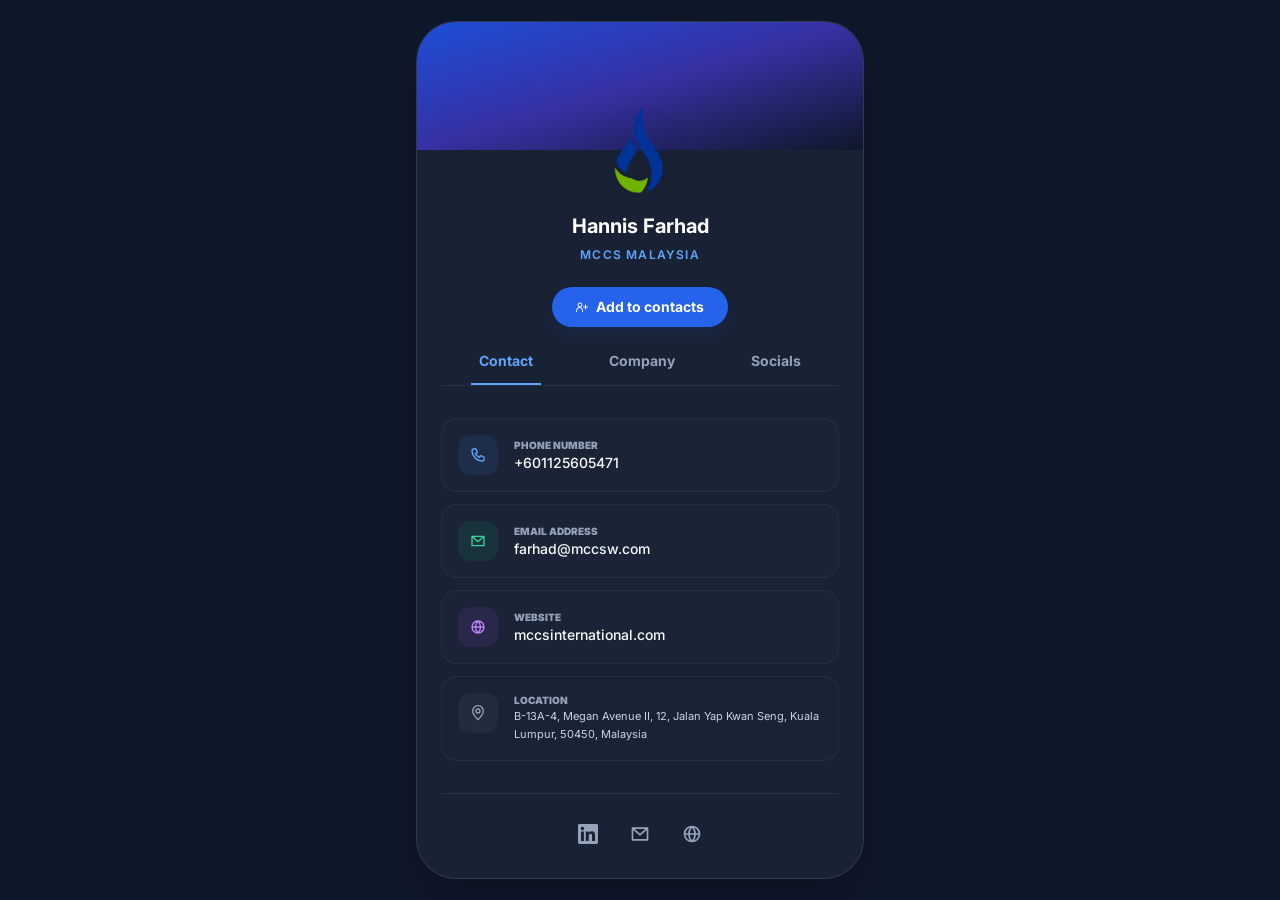
<file: index.html>
<!DOCTYPE html>
<html lang="en">
<head>
    <meta charset="UTF-8">
    <meta name="viewport" content="width=device-width, initial-scale=1.0">
    <title>Hannis Farhad — Virtual Card</title>
    <meta name="description" content="Business card for Farhad (MCCS Malaysia)" />
    
    <link rel="canonical" href="https://card.hfsocial.com/">
    <meta property="og:type" content="profile">
    <meta property="og:title" content="Hannis Farhad — Virtual Card">
    <meta property="og:description" content="Connect with Hannis Farhad, Jr. Mechanical Engineer at MCCS Malaysia.">
    <meta property="og:url" content="https://card.hfsocial.com/">
    <meta property="og:image" content="https://card.hfsocial.com/logo.png">
    <meta name="twitter:card" content="summary">
    <link rel="preconnect" href="https://fonts.googleapis.com">
    <link rel="preconnect" href="https://fonts.gstatic.com" crossorigin>
    <!-- Favicon (Using your logo) -->
    <link rel="icon" type="image/png" href="logo.png">

    <!-- Scripts & Fonts -->
    <link rel="stylesheet" href="styles.css">
    <link href="https://fonts.googleapis.com/css2?family=Inter:wght@300;400;500;600;700&display=swap" rel="stylesheet">

    <style>
        body {
            font-family: 'Inter', sans-serif;
            background-color: #0f172a;
            color: #f8fafc;
            overflow-x: hidden;
            margin: 0;
        }

        /* Glassmorphism */
        .glass-card {
            background: rgba(30, 41, 59, 0.7);
            backdrop-filter: blur(16px);
            -webkit-backdrop-filter: blur(16px);
            border: 1px solid rgba(255, 255, 255, 0.1);
        }

        /* --- Layered Breathing Transitions for Tabs --- */
        .tab-content {
            display: block;
            opacity: 1;
            transition: opacity 0.5s ease, transform 0.6s cubic-bezier(0.34, 1.56, 0.64, 1);
            transform: none;
        }

        .tab-content.active {
            display: block;
            opacity: 1;
            transform: scale(1) translateX(0);
        }

        .tab-content.active > div > * {
            animation: layerIn 0.6s cubic-bezier(0.34, 1.56, 0.64, 1) forwards;
            opacity: 0;
        }

        .tab-content.active > div > *:nth-child(1) { animation-delay: 0.05s; }
        .tab-content.active > div > *:nth-child(2) { animation-delay: 0.1s; }
        .tab-content.active > div > *:nth-child(3) { animation-delay: 0.15s; }
        .tab-content.active > div > *:nth-child(4) { animation-delay: 0.2s; }

        @keyframes layerIn {
            from { opacity: 0; transform: translateY(15px) scale(0.98); }
            to { opacity: 1; transform: translateY(0) scale(1); }
        }

        .tab-content[hidden] { display: none; }
        .tab-content:not(.active) { margin-top: 1.5rem; }
        :focus-visible { outline: 3px solid #60a5fa; outline-offset: 4px; }
        @media (prefers-reduced-motion: reduce) {
            *, *::before, *::after { animation: none !important; transition: none !important; }
            .tab-content.active > div > * { opacity: 1; }
        }

        /* Sandbox Button */
        .fun-btn.glass {
            position: relative;
            color: #e6eef9;
            background: linear-gradient(180deg, rgba(21,35,66,0.55), rgba(21,35,66,0.35));
            border: 1px solid rgba(125,182,255,0.22);
            box-shadow: 0 10px 28px rgba(10,17,34,.45), inset 0 1px 0 rgba(255,255,255,.06);
            backdrop-filter: blur(12px) saturate(130%);
            transition: all 0.2s ease;
        }
        .fun-btn.glass:hover {
            filter: brightness(1.1); transform: translateY(-2px);
        }
    </style>
</head>
<body class="min-h-screen flex items-center justify-center p-4">

    <!-- Contact details are available immediately. -->
    <!-- Main Card Container -->
    <main class="max-w-md w-full glass-card rounded-[2.5rem] shadow-2xl overflow-hidden relative">
        
        <!-- Header Banner -->
        <div class="h-32 bg-gradient-to-br from-blue-700 via-indigo-800 to-slate-900 relative">
            <div class="absolute -bottom-12 left-1/2 -translate-x-1/2">
                <!-- Removed bg-white and added flex for centering -->
                <div class="w-24 h-24 rounded-2xl overflow-hidden flex items-center justify-center">
                    <!-- Removed bg-white and padding for a cleaner transparent look -->
                    <img src="logo.png" alt="MCCS Malaysia logo" width="96" height="96" class="w-full h-full object-contain drop-shadow-2xl">
                </div>
            </div>
        </div>

        <!-- Content Area -->
        <div class="pt-16 pb-8 px-6">
            <div class="text-center mb-6 px-4">
                <h1 class="text-xl font-bold text-white leading-tight">Hannis Farhad <br></h1>
                <p class="text-blue-400 text-xs font-semibold uppercase tracking-widest mt-2">MCCS Malaysia</p>
            </div>

            <div class="flex justify-center mb-6">
                <a href="Hannis-Farhad.vcf" id="saveVcf" download="Hannis-Farhad.vcf" class="inline-flex items-center gap-2 bg-blue-600 hover:bg-blue-500 text-white px-6 py-2.5 rounded-full text-sm font-bold transition-all shadow-lg shadow-blue-900/20 active:scale-95">
                    <svg class="inline-block text-xs" style="width:1em;height:1em;flex-shrink:0" viewBox="0 0 24 24" fill="none" stroke="currentColor" stroke-width="2" stroke-linecap="round" stroke-linejoin="round" aria-hidden="true"><path d="M8 12a4 4 0 1 0 0-8 4 4 0 0 0 0 8 M1 21v-2a6 6 0 0 1 12 0v2 M19 8v8 M15 12h8"/></svg> Add to contacts
                </a>
            </div>

            <!-- Tab Navigation -->
            <nav aria-label="Card sections" class="flex justify-around mb-8 border-b border-slate-700/50 relative">
                <button id="btn-contact" class="pb-3 px-2 text-sm font-bold transition-all text-blue-400 border-b-2 border-blue-400">Contact</button>
                <button id="btn-company" class="pb-3 px-2 text-sm font-bold transition-all text-slate-400 border-b-2 border-transparent hover:text-white">Company</button>
                <button id="btn-socials" class="pb-3 px-2 text-sm font-bold transition-all text-slate-400 border-b-2 border-transparent hover:text-white">Socials</button>
            </nav>

            <!-- Tab Contents -->
            <div class="relative min-h-[340px]">
                
                <!-- CONTACT -->
                <div id="contact" class="tab-content active">
                    <div class="space-y-3">
                        <a href="tel:+601125605471" class="flex items-center gap-4 p-4 bg-slate-800/40 rounded-2xl hover:bg-slate-800 transition-colors group border border-white/5">
                            <div class="w-10 h-10 rounded-xl bg-blue-500/10 flex items-center justify-center text-blue-400 group-hover:bg-blue-600 group-hover:text-white transition-all"><svg class="inline-block " style="width:1em;height:1em;flex-shrink:0" viewBox="0 0 24 24" fill="none" stroke="currentColor" stroke-width="2" stroke-linecap="round" stroke-linejoin="round" aria-hidden="true"><path d="M5 3h4l2 5-3 2a15 15 0 0 0 6 6l2-3 5 2v4a2 2 0 0 1-2 2C10 21 3 14 3 5a2 2 0 0 1 2-2Z"/></svg></div>
                            <div class="overflow-hidden">
                                <p class="text-[10px] text-slate-400 uppercase font-black">Phone Number</p>
                                <p class="text-sm font-medium">+601125605471</p>
                            </div>
                        </a>
                        <a href="mailto:farhad@mccsw.com" class="flex items-center gap-4 p-4 bg-slate-800/40 rounded-2xl hover:bg-slate-800 transition-colors group border border-white/5">
                            <div class="w-10 h-10 rounded-xl bg-emerald-500/10 flex items-center justify-center text-emerald-400 group-hover:bg-emerald-600 group-hover:text-white transition-all"><svg class="inline-block " style="width:1em;height:1em;flex-shrink:0" viewBox="0 0 24 24" fill="none" stroke="currentColor" stroke-width="2" stroke-linecap="round" stroke-linejoin="round" aria-hidden="true"><path d="M3 5h18v14H3Z M3 5l9 8 9-8"/></svg></div>
                            <div class="overflow-hidden">
                                <p class="text-[10px] text-slate-400 uppercase font-black">Email Address</p>
                                <p class="text-sm font-medium truncate">farhad@mccsw.com</p>
                            </div>
                        </a>
                        <a href="https://www.mccsinternational.com" target="_blank" rel="noopener" class="flex items-center gap-4 p-4 bg-slate-800/40 rounded-2xl hover:bg-slate-800 transition-colors group border border-white/5">
                            <div class="w-10 h-10 rounded-xl bg-purple-500/10 flex items-center justify-center text-purple-400 group-hover:bg-purple-600 group-hover:text-white transition-all"><svg class="inline-block " style="width:1em;height:1em;flex-shrink:0" viewBox="0 0 24 24" fill="none" stroke="currentColor" stroke-width="2" stroke-linecap="round" stroke-linejoin="round" aria-hidden="true"><path d="M21 12a9 9 0 1 1-18 0 9 9 0 0 1 18 0 M3 12h18 M12 3c-5 5-5 13 0 18 M12 3c5 5 5 13 0 18"/></svg></div>
                            <div class="overflow-hidden">
                                <p class="text-[10px] text-slate-400 uppercase font-black">Website</p>
                                <p class="text-sm font-medium truncate">mccsinternational.com</p>
                            </div>
                        </a>
                        <div class="flex items-start gap-4 p-4 bg-slate-800/20 rounded-2xl border border-white/5">
                            <div class="w-10 h-10 shrink-0 rounded-xl bg-slate-500/10 flex items-center justify-center text-slate-400"><svg class="inline-block " style="width:1em;height:1em;flex-shrink:0" viewBox="0 0 24 24" fill="none" stroke="currentColor" stroke-width="2" stroke-linecap="round" stroke-linejoin="round" aria-hidden="true"><path d="M12 22S4 14 4 9a8 8 0 1 1 16 0c0 5-8 13-8 13Z M15 9a3 3 0 1 1-6 0 3 3 0 0 1 6 0"/></svg></div>
                            <div class="overflow-hidden">
                                <p class="text-[10px] text-slate-400 uppercase font-black">Location</p>
                                <p class="text-[11px] leading-relaxed text-slate-300">B-13A-4, Megan Avenue II, 12, Jalan Yap Kwan Seng, Kuala Lumpur, 50450, Malaysia</p>
                            </div>
                        </div>
                    </div>
                </div>

                <!-- COMPANY -->
                <div id="company" class="tab-content">
                    <div class="space-y-4">
                        <div class="bg-slate-800/30 p-5 rounded-2xl border border-white/5">
                            <div class="flex items-center gap-3 mb-2">
                                <svg class="inline-block text-blue-400" style="width:1em;height:1em;flex-shrink:0" viewBox="0 0 24 24" fill="none" stroke="currentColor" stroke-width="2" stroke-linecap="round" stroke-linejoin="round" aria-hidden="true"><path d="M5 21V3h14v18 M9 7h1 M14 7h1 M9 11h1 M14 11h1 M10 21v-6h4v6"/></svg>
                                <span class="text-sm font-bold text-white">MCCS MALAYSIA</span>
                            </div>
                            <p class="text-[10px] text-slate-400 uppercase font-bold mb-1">Profession</p>
                            <p class="text-sm text-slate-200">Jr. Mechanical Engineer</p>
                        </div>
                        <div class="p-2">
                            <h3 class="text-xs font-bold text-slate-400 uppercase tracking-widest mb-3">Company Summary</h3>
                            <p class="text-sm text-slate-400 leading-relaxed">
                                MCCS is a global EPCC sub-contractor for onshore/offshore oil & gas, FPSOs, petrochemical plants, and power stations, delivering engineering, construction, and commissioning with skilled teams for safe, efficient, reliable execution.
                            </p>
                        </div>
                    </div>
                </div>

                <!-- SOCIALS -->
                <div id="socials" class="tab-content">
                    <div class="flex flex-col items-center gap-6 pt-4 text-center">
                        <a href="https://www.linkedin.com/in/hannisfarhad/" target="_blank" rel="noopener" class="w-full max-w-[240px] flex flex-col items-center p-6 bg-slate-800/40 rounded-3xl border border-white/5 hover:bg-slate-800 transition-all group">
                            <div class="w-16 h-16 rounded-2xl bg-[#0A66C2]/10 flex items-center justify-center text-[#0A66C2] text-3xl mb-4 group-hover:scale-110 transition-transform"><svg class="inline-block" style="width:1em;height:1em;flex-shrink:0" viewBox="0 0 24 24" fill="currentColor" aria-hidden="true"><path d="M20.447 20.452h-3.554v-5.569c0-1.328-.027-3.037-1.852-3.037-1.853 0-2.136 1.445-2.136 2.939v5.667H9.351V9h3.414v1.561h.049c.476-.9 1.637-1.85 3.37-1.85 3.601 0 4.267 2.37 4.267 5.455v6.286zM5.337 7.433a2.062 2.062 0 1 1 0-4.124 2.062 2.062 0 0 1 0 4.124zm1.782 13.019H3.555V9h3.564v11.452zM22.225 0H1.771C.792 0 0 .774 0 1.729v20.542C0 23.227.792 24 1.771 24h20.451C23.2 24 24 23.227 24 22.271V1.729C24 .774 23.2 0 22.222 0h.003z"/></svg></div>
                            <p class="text-sm font-bold">LinkedIn Profile</p>
                            <p class="text-[11px] text-slate-400 mt-1">@hannisfarhad</p>
                        </a>
                        <a href="https://sandbox.hfsocial.com" target="_blank" rel="noopener" class="fun-btn glass px-8 py-4 rounded-2xl text-sm font-bold inline-flex items-center gap-3">
                            <span class="text-lg">🎮</span> Play Sandbox Game
                        </a>
                    </div>
                </div>

            </div>

            <!-- Footer Social Links -->
            <div class="mt-8 pt-6 border-t border-slate-700/50 flex justify-center gap-8">
                <a href="https://www.linkedin.com/in/hannisfarhad/" aria-label="LinkedIn profile" class="text-slate-400 hover:text-blue-400 transition-colors text-xl"><svg class="inline-block" style="width:1em;height:1em;flex-shrink:0" viewBox="0 0 24 24" fill="currentColor" aria-hidden="true"><path d="M20.447 20.452h-3.554v-5.569c0-1.328-.027-3.037-1.852-3.037-1.853 0-2.136 1.445-2.136 2.939v5.667H9.351V9h3.414v1.561h.049c.476-.9 1.637-1.85 3.37-1.85 3.601 0 4.267 2.37 4.267 5.455v6.286zM5.337 7.433a2.062 2.062 0 1 1 0-4.124 2.062 2.062 0 0 1 0 4.124zm1.782 13.019H3.555V9h3.564v11.452zM22.225 0H1.771C.792 0 0 .774 0 1.729v20.542C0 23.227.792 24 1.771 24h20.451C23.2 24 24 23.227 24 22.271V1.729C24 .774 23.2 0 22.222 0h.003z"/></svg></a>
                <a href="mailto:farhad@mccsw.com" aria-label="Email Hannis Farhad" class="text-slate-400 hover:text-white transition-colors text-xl"><svg class="inline-block " style="width:1em;height:1em;flex-shrink:0" viewBox="0 0 24 24" fill="none" stroke="currentColor" stroke-width="2" stroke-linecap="round" stroke-linejoin="round" aria-hidden="true"><path d="M3 5h18v14H3Z M3 5l9 8 9-8"/></svg></a>
                <a href="https://www.mccsinternational.com" aria-label="MCCS website" class="text-slate-400 hover:text-white transition-colors text-xl"><svg class="inline-block " style="width:1em;height:1em;flex-shrink:0" viewBox="0 0 24 24" fill="none" stroke="currentColor" stroke-width="2" stroke-linecap="round" stroke-linejoin="round" aria-hidden="true"><path d="M21 12a9 9 0 1 1-18 0 9 9 0 0 1 18 0 M3 12h18 M12 3c-5 5-5 13 0 18 M12 3c5 5 5 13 0 18"/></svg></a>
            </div>
        </div>
    </main>

    <script src="card.js" defer></script>
</body>
</html>
</file>
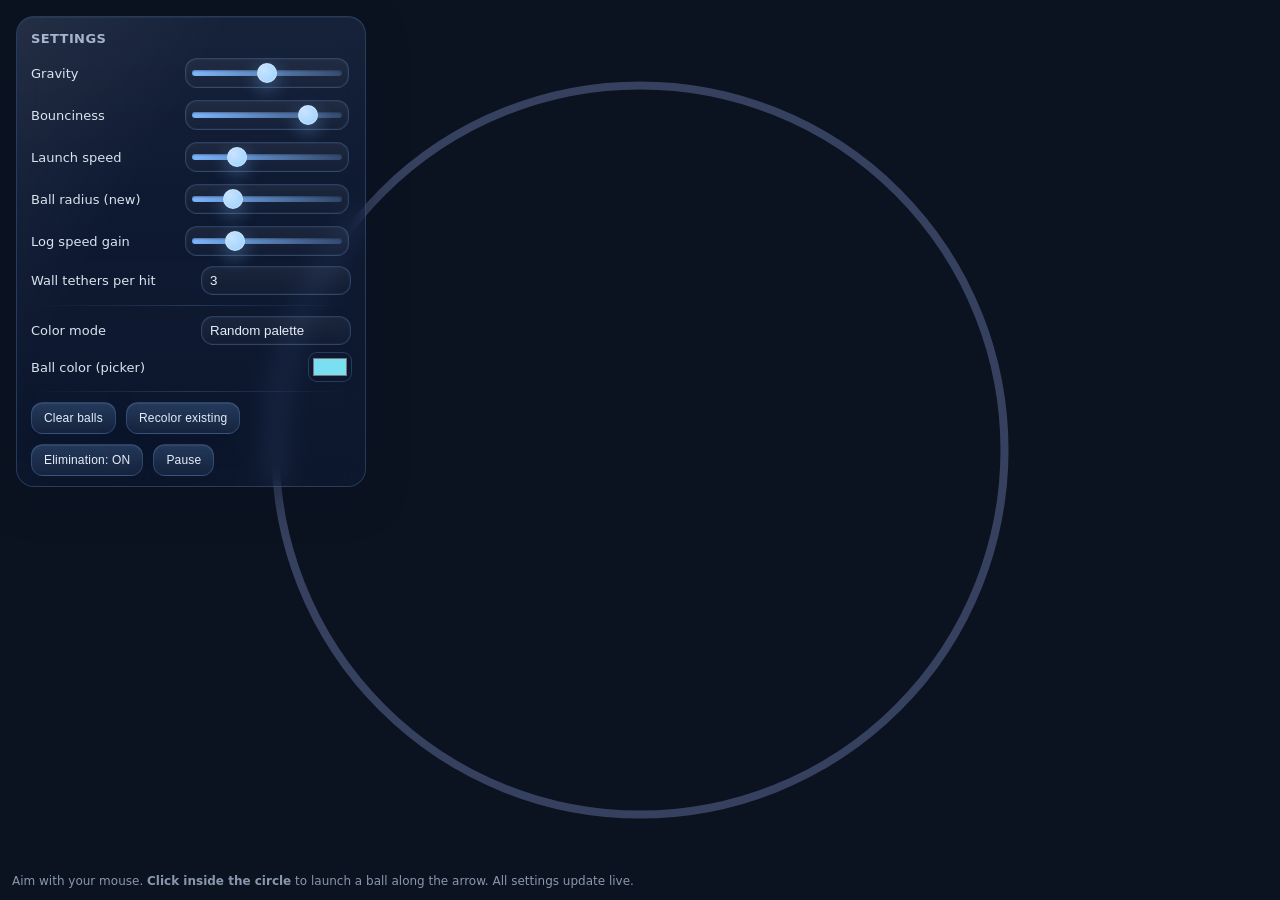
<file: sandbox.html>
<!DOCTYPE html>
<html lang="en">
<head>
  <meta charset="UTF-8" />
  <meta name="viewport" content="width=device-width, initial-scale=1" />
  <title>Bouncy Ball</title>
  <style>
    :root{
      /* Dark blue contemporary theme */
      --bg:#0b1220;            /* page background */
      --fg:#e6eef9;            /* primary text */
      --muted:#9fb0c7;         /* secondary text */
      --line:#2a3b62;          /* strokes */
      --accent:#7db6ff;        /* accent cyan/blue */
      --glass1:rgba(21,35,66,0.55);
      --glass2:rgba(21,35,66,0.35);
      --glass-border:rgba(125,182,255,0.22);
      --thumb:#9ad1ff;
      --thumb-hover:#c8e3ff;
    }
    html, body { height: 100%; margin: 0; background:var(--bg); color:var(--fg); font-family: ui-sans-serif, system-ui, -apple-system, Segoe UI, Roboto, Ubuntu, Cantarell, Noto Sans, Arial; }
    .wrap { height: 100%; display: grid; place-items: center; }
    canvas { width: min(90vmin, 1000px); height: min(90vmin, 1000px); display:block; touch-action: none; }
    .hint { position: fixed; inset-block-end: 12px; inset-inline: 12px; opacity: .85; font-size: 12px; color:var(--muted); }

    /* ——— Glassmorphism Control Panel ——— */
    .panel{
      position: fixed; top: 16px; left: 16px; width: 320px; max-width: 92vw;
      background: linear-gradient(180deg, var(--glass1), var(--glass2));
      border: 1px solid var(--glass-border);
      border-radius: 18px; padding: 14px 14px 10px;
      box-shadow: 0 12px 40px rgba(10,17,34,.45), inset 0 1px 0 rgba(255,255,255,.05);
      backdrop-filter: blur(12px) saturate(130%);
      -webkit-backdrop-filter: blur(12px) saturate(130%);
      overflow: hidden;
    }
    /* subtle glass sheen */
    .panel::before{
      content:""; position:absolute; inset:0;
      background:
        linear-gradient(120deg, rgba(255,255,255,.06), transparent 35%),
        linear-gradient( to bottom, rgba(255,255,255,.03), rgba(255,255,255,0) 40%);
      pointer-events:none;
    }
    .panel h3{ margin:0 0 10px; font-size:13px; letter-spacing:.4px; color:var(--muted); font-weight:600; text-transform:uppercase; }

    .row{ display:grid; grid-template-columns: 1fr auto; align-items:center; gap:10px; margin:8px 0; }
    .row label{ font-size:13px; color:var(--fg); opacity:.95; }
    .sep{ height:1px; background:linear-gradient(90deg, transparent, var(--glass-border), transparent); margin:10px 2px; opacity:.9; }

    /* Controls — glassy treatment */
    .row input[type="range"], .row select, .row input[type="number"]{
      -webkit-appearance:none; appearance:none;
      background: linear-gradient(180deg, rgba(255,255,255,.06), rgba(255,255,255,.02));
      border:1px solid var(--glass-border);
      border-radius:12px; padding: 6px 8px; color:var(--fg); width: 150px;
      outline:none; box-shadow: inset 0 0 0 1px rgba(255,255,255,.03);
    }
    .row input[type="color"]{ width: 42px; height: 28px; border:none; background:transparent; border-radius:8px; box-shadow: 0 0 0 1px var(--glass-border); }

    /* Range details */
    .row input[type="range"]{ height: 28px; padding:0 6px; }
    .row input[type="range"]::-webkit-slider-runnable-track{
      height: 6px; border-radius: 999px;
      background: linear-gradient(90deg, var(--accent), rgba(125,182,255,.25));
      box-shadow: inset 0 1px 2px rgba(0,0,0,.35);
    }
    .row input[type="range"]::-moz-range-track{
      height: 6px; border-radius: 999px;
      background: linear-gradient(90deg, var(--accent), rgba(125,182,255,.25));
      box-shadow: inset 0 1px 2px rgba(0,0,0,.35);
    }
    .row input[type="range"]::-webkit-slider-thumb{
      -webkit-appearance:none; appearance:none; margin-top:-7px;
      width: 20px; height: 20px; border-radius: 50%;
      background: radial-gradient(circle at 30% 30%, var(--thumb-hover), var(--thumb));
      border: 1px solid rgba(255,255,255,.35);
      box-shadow: 0 6px 18px rgba(122,187,255,.45);
      cursor: pointer;
    }
    .row input[type="range"]::-moz-range-thumb{
      width: 18px; height: 18px; border-radius: 50%; cursor:pointer;
      background: radial-gradient(circle at 30% 30%, var(--thumb-hover), var(--thumb));
      border: 1px solid rgba(255,255,255,.35);
      box-shadow: 0 6px 18px rgba(122,187,255,.45);
    }
    .row input[type="range"]:hover::-webkit-slider-thumb{ filter:brightness(1.1); }
    .row input[type="range"]:hover::-moz-range-thumb{ filter:brightness(1.1); }

    /* Select */
    .row select{ background-image: linear-gradient(180deg, rgba(255,255,255,.06), rgba(255,255,255,.02)); }

    /* Buttons */
    .btns{ display:flex; gap:10px; flex-wrap:wrap; margin-top:10px; }
    .btn{ cursor:pointer; border:1px solid var(--glass-border); color:var(--fg);
      background: linear-gradient(180deg, rgba(125,182,255,.22), rgba(125,182,255,.08));
      padding:8px 12px; border-radius:12px; font-size:12px; letter-spacing:.2px;
      box-shadow: 0 8px 24px rgba(10,17,34,.35), inset 0 1px 0 rgba(255,255,255,.07);
      transition: transform .06s ease, box-shadow .15s ease, filter .15s ease;
    }
    .btn:hover{ filter: brightness(1.08); box-shadow: 0 10px 28px rgba(10,17,34,.45), inset 0 1px 0 rgba(255,255,255,.12); }
    .btn:active{ transform: translateY(1px); }
  </style>
</head>
<body>
  <div class="wrap">
    <canvas id="world" width="1000" height="1000" aria-label="Sandbox: click to launch balls"></canvas>
  </div>
  <div class="panel" id="panel">
    <h3>Settings</h3>
    <div class="row">
      <label>Gravity <span id="gval" style="color:var(--muted)"></span></label>
      <input id="gravity" type="range" min="-5" max="5" step="0.1" value="0"/>
    </div>
    <div class="row">
      <label>Bounciness</label>
      <input id="rest" type="range" min="0.5" max="1.05" step="0.01" value="0.95"/>
    </div>
    <div class="row">
      <label>Launch speed</label>
      <input id="speed" type="range" min="50" max="600" step="10" value="200"/>
    </div>
    <div class="row">
      <label>Ball radius (new)</label>
      <input id="radius" type="range" min="6" max="40" step="1" value="14"/>
    </div>
    <div class="row">
      <label>Log speed gain</label>
      <input id="logk" type="range" min="0" max="0.2" step="0.005" value="0.05"/>
    </div>
    <div class="row">
      <label>Wall tethers per hit</label>
      <select id="tethers">
        <option value="2">2</option>
        <option value="3" selected>3</option>
        <option value="4">4</option>
      </select>
    </div>
    <div class="sep"></div>
    <div class="row">
      <label>Color mode</label>
      <select id="colormode">
        <option value="random" selected>Random palette</option>
        <option value="pick">Use picker</option>
      </select>
    </div>
    <div class="row">
      <label>Ball color (picker)</label>
      <input id="colorpick" type="color" value="#7BDFF2"/>
    </div>
    <div class="sep"></div>
    <div class="btns">
      <button class="btn" id="clear">Clear balls</button>
      <button class="btn" id="recolor">Recolor existing</button>
      <button class="btn" id="toggleElim">Elimination: ON</button>
      <button class="btn" id="pause">Pause</button>
    </div>
  </div>
  <div class="hint">Aim with your mouse. <b>Click inside the circle</b> to launch a ball along the arrow. All settings update live.</div>

  <script>
    const canvas = document.getElementById('world');
    const ctx = canvas.getContext('2d');

    // Live settings
    const settings = {
      gravity: 0,
      restitution: 0.95,
      startSpeed: 200,
      radius: 14,
      logK: 0.05,          // multiplier for log(1+bounces)
      tethersPerHit: 3,    // 2..4
      colorMode: 'random', // 'random' | 'pick'
      colorPick: '#7BDFF2',
      elimination: true,
      paused: false,
    };

    // Panel hookups
    const $ = id=>document.getElementById(id);
    const gval = $('gval');
    $('gravity').addEventListener('input', e=>{ settings.gravity = +e.target.value; gval.textContent = ` (${settings.gravity.toFixed(1)})`; });
    $('rest').addEventListener('input', e=>{ settings.restitution = +e.target.value; });
    $('speed').addEventListener('input', e=>{ settings.startSpeed = +e.target.value; });
    $('radius').addEventListener('input', e=>{ settings.radius = +e.target.value; });
    $('logk').addEventListener('input', e=>{ settings.logK = +e.target.value; });
    $('tethers').addEventListener('change', e=>{ settings.tethersPerHit = +e.target.value; });
    $('colormode').addEventListener('change', e=>{ settings.colorMode = e.target.value; });
    $('colorpick').addEventListener('input', e=>{ settings.colorPick = e.target.value; });
    $('clear').addEventListener('click', ()=>{ balls.length = 0; });
    $('recolor').addEventListener('click', ()=>{ for (const b of balls) b.color = pickColor(); });
    $('toggleElim').addEventListener('click', (e)=>{ settings.elimination = !settings.elimination; e.target.textContent = `Elimination: ${settings.elimination? 'ON':'OFF'}`; });
    $('pause').addEventListener('click', (e)=>{ settings.paused = !settings.paused; e.target.textContent = settings.paused? 'Resume':'Pause'; });

    // Resize / DPR
    function resizeCanvas() {
      const dpr = Math.max(1, window.devicePixelRatio || 1);
      const displaySize = Math.min(window.innerWidth, window.innerHeight) * 0.9;
      const size = Math.min(1000, Math.max(360, displaySize));
      canvas.style.width = canvas.style.height = size + 'px';
      canvas.width = Math.round(size * dpr);
      canvas.height = Math.round(size * dpr);
    }
    resizeCanvas();
    window.addEventListener('resize', resizeCanvas);

    const clamp = (v,a,b)=>Math.max(a,Math.min(b,v));

    function getCenter() { return { x: canvas.width / 2, y: canvas.height / 2 }; }
    function getRadius() { return Math.min(canvas.width, canvas.height) * 0.45; }

    function reflect(vx, vy, nx, ny) {
      const dot = vx * nx + vy * ny;
      return { vx: vx - 2 * dot * nx, vy: vy - 2 * dot * ny };
    }

    function pointSegDist(px, py, ax, ay, bx, by) {
      const abx = bx - ax, aby = by - ay;
      const apx = px - ax, apy = py - ay;
      const ab2 = abx*abx + aby*aby;
      let t = ab2 ? (apx*abx + apy*aby) / ab2 : 0;
      t = Math.max(0, Math.min(1, t));
      const cx = ax + t * abx, cy = ay + t * aby;
      return Math.hypot(px - cx, py - cy);
    }

    // Ball class
    class Ball {
      constructor(x, y, r, vx, vy, color, name, baseSpeed) {
        this.x = x; this.y = y; this.r = r; this.vx = vx; this.vy = vy; this.color = color; this.name = name;
        this.anchors = [];            // unlimited tether anchors
        this.wallCooldownUntil = 0;   // debounce for wall hit logging
        this.hadAnyTether = false;    // for elimination rule
        this.alive = true;
        this.baseSpeed = baseSpeed;
        this.bounceCount = 0;         // for logarithmic speed growth
      }
      increaseSpeed() {
        this.bounceCount++;
        const speed = Math.hypot(this.vx, this.vy) || 1;
        const factor = 1 + Math.log(1 + this.bounceCount) * settings.logK; // logarithmic growth
        const newSpeed = this.baseSpeed * factor;
        const scale = newSpeed / speed;
        this.vx *= scale; this.vy *= scale;
      }
      step(dt, tNow, Cx, Cy, R) {
        if (!this.alive) return;
        // gravity
        this.vy += settings.gravity * dt * 60;
        // integrate
        this.x += this.vx * dt; this.y += this.vy * dt;

        // circle wall collision
        const dx = this.x - Cx, dy = this.y - Cy;
        let dist = Math.hypot(dx, dy);
        const limit = R - this.r;
        if (dist > limit) {
          const nx = dist === 0 ? 1 : dx / dist;
          const ny = dist === 0 ? 0 : dy / dist;

          // spawn N anchors along the rim near the impact normal
          if (tNow >= this.wallCooldownUntil) {
            const baseAng = Math.atan2(ny, nx);
            const n = settings.tethersPerHit; // 2..4
            const spread = Math.PI / 30;
            for (let k = 0; k < n; k++) {
              const offset = (k - (n-1)/2) * spread;
              const ang = baseAng + offset;
              const ax = Cx + Math.cos(ang) * limit;
              const ay = Cy + Math.sin(ang) * limit;
              this.anchors.push({ x: ax, y: ay });
            }
            this.wallCooldownUntil = tNow + 0.06;
            this.hadAnyTether = true;
          }

          // push inside & reflect with restitution
          const overlap = dist - limit;
          this.x -= nx * overlap; this.y -= ny * overlap;
          const rV = reflect(this.vx, this.vy, nx, ny);
          this.vx = rV.vx * settings.restitution;
          this.vy = rV.vy * settings.restitution;

          this.increaseSpeed();
        }
      }
      draw(ctx) {
        if (!this.alive) return;
        ctx.beginPath();
        ctx.arc(this.x, this.y, this.r, 0, Math.PI*2);
        ctx.fillStyle = this.color;
        ctx.fill();
      }
      drawTethers(ctx) {
        if (!this.alive || !this.anchors.length) return;
        ctx.save();
        ctx.globalAlpha = 0.9;
        for (let i = 0; i < this.anchors.length; i++) {
          const a = this.anchors[i];
          ctx.beginPath();
          ctx.moveTo(this.x, this.y);
          ctx.lineTo(a.x, a.y);
          ctx.lineWidth = Math.max(1, canvas.width * 0.003);
          ctx.strokeStyle = this.color;
          ctx.stroke();
        }
        ctx.restore();
      }
    }

    // State
    const palette = ['#7BDFF2', '#F7D6E0', '#B2F7EF', '#F7E7A1', '#FFD6A5', '#FFAAA5', '#D4A5A5', '#A5FFD6', '#A5D6FF', '#E2A5FF'];
    const balls = [];
    function pickColor(){ return settings.colorMode === 'pick' ? settings.colorPick : palette[Math.floor(Math.random()*palette.length)]; }

    // Add ball at a point with an angle
    function addBallAt(x, y, angleRad=null) {
      const C = getCenter();
      const R = getRadius();
      const dx = x - C.x, dy = y - C.y;
      const dist = Math.hypot(dx, dy);
      if (dist > R - settings.radius) return; // outside play area
      const ang = angleRad === null ? Math.random() * Math.PI * 2 : angleRad;
      const vx = Math.cos(ang) * settings.startSpeed;
      const vy = Math.sin(ang) * settings.startSpeed;
      const b = new Ball(x, y, settings.radius, vx, vy, pickColor(), `Ball ${balls.length+1}`, settings.startSpeed);
      balls.push(b);
    }

    // Collisions & tethers
    function handleBallCollisions() {
      for (let i = 0; i < balls.length; i++) {
        for (let j = i + 1; j < balls.length; j++) {
          const b1 = balls[i], b2 = balls[j];
          if (!b1.alive || !b2.alive) continue;
          const dx = b2.x - b1.x, dy = b2.y - b1.y;
          const dist = Math.hypot(dx, dy);
          const minDist = b1.r + b2.r;
          if (dist < minDist && dist > 0) {
            const nx = dx / dist, ny = dy / dist;
            const overlap = (minDist - dist) / 2;
            b1.x -= nx * overlap; b1.y -= ny * overlap;
            b2.x += nx * overlap; b2.y += ny * overlap;
            const kx = b1.vx - b2.vx, ky = b1.vy - b2.vy;
            const p = 2 * (nx*kx + ny*ky) / 2; // equal mass
            b1.vx -= p * nx; b1.vy -= p * ny;
            b2.vx += p * nx; b2.vy += p * ny;

            b1.increaseSpeed();
            b2.increaseSpeed();
          }
        }
      }
    }

    function handleTetherSnapsAndElims() {
      // Snap when another ball intersects a tether segment
      for (let i = 0; i < balls.length; i++) {
        const A = balls[i];
        if (!A.alive) continue;
        for (let j = 0; j < balls.length; j++) {
          if (i === j) continue;
          const B = balls[j];
          if (!B.alive || !B.anchors.length) continue;
          for (let k = B.anchors.length - 1; k >= 0; k--) {
            const a = B.anchors[k];
            const d = pointSegDist(A.x, A.y, a.x, a.y, B.x, B.y);
            if (d <= A.r) { B.anchors.splice(k, 1); }
          }
        }
      }
      if (settings.elimination){
        for (const b of balls) {
          if (b.alive && b.hadAnyTether && b.anchors.length === 0) { b.alive = false; }
        }
      }
    }

    // Pointer control: aim arrow follows cursor movement
    let cursor = {x: 0, y: 0, inside: false};
    let aimAngle = 0; // radians
    let lastMove = null;

    function canvasToLocalXY(evt){
      const rect = canvas.getBoundingClientRect();
      const scaleX = canvas.width / rect.width;
      const scaleY = canvas.height / rect.height;
      const x = (evt.clientX - rect.left) * scaleX;
      const y = (evt.clientY - rect.top) * scaleY;
      return {x,y};
    }

    function onPointerMove(evt){
      const p = canvasToLocalXY(evt);
      cursor.x = p.x; cursor.y = p.y;
      const C = getCenter();
      const R = getRadius();
      cursor.inside = Math.hypot(p.x - C.x, p.y - C.y) <= R - settings.radius;
      if (lastMove) {
        const dx = p.x - lastMove.x;
        const dy = p.y - lastMove.y;
        if (dx*dx + dy*dy > 0.01) { aimAngle = Math.atan2(dy, dx); }
      }
      lastMove = p;
    }

    function onPointerLeave(){ cursor.inside = false; lastMove = null; }
    function onPointerDown(evt){ if (cursor.inside) addBallAt(cursor.x, cursor.y, aimAngle); }

    canvas.addEventListener('pointermove', onPointerMove);
    canvas.addEventListener('pointerleave', onPointerLeave);
    canvas.addEventListener('pointerdown', onPointerDown);

    // Loop
    let last = performance.now();
    function frame(tms) {
      const dt = clamp((tms - last) / 1000, 0, 0.033);
      last = tms;
      const tNow = tms / 1000;

      ctx.clearRect(0, 0, canvas.width, canvas.height);
      const C = getCenter();
      const R = getRadius();

      // boundary
      ctx.beginPath();
      ctx.arc(C.x, C.y, R, 0, Math.PI * 2);
      ctx.lineWidth = Math.max(2, canvas.width * 0.01);
      ctx.strokeStyle = '#36415f';
      ctx.stroke();

      if (!settings.paused){
        // physics
        for (const b of balls) b.step(dt, tNow, C.x, C.y, R);
        handleBallCollisions();
        handleTetherSnapsAndElims();
      }

      // aim arrow
      if (cursor.inside) {
        const L = Math.max(30, canvas.width * 0.04);
        const tipX = cursor.x + Math.cos(aimAngle) * L;
        const tipY = cursor.y + Math.sin(aimAngle) * L;
        ctx.save();
        ctx.lineWidth = Math.max(2, canvas.width * 0.006);
        ctx.strokeStyle = '#9ad1ff';
        ctx.beginPath();
        ctx.moveTo(cursor.x, cursor.y);
        ctx.lineTo(tipX, tipY);
        ctx.stroke();
        const head = Math.max(6, canvas.width * 0.01);
        const left = aimAngle + Math.PI * 0.85;
        const right = aimAngle - Math.PI * 0.85;
        ctx.beginPath();
        ctx.moveTo(tipX, tipY);
        ctx.lineTo(tipX + Math.cos(left) * head, tipY + Math.sin(left) * head);
        ctx.lineTo(tipX + Math.cos(right) * head, tipY + Math.sin(right) * head);
        ctx.closePath();
        ctx.fillStyle = '#9ad1ff';
        ctx.fill();
        ctx.restore();
      }

      // draw balls & tethers
      for (const b of balls) b.drawTethers(ctx);
      for (const b of balls) b.draw(ctx);

      requestAnimationFrame(frame);
    }
    requestAnimationFrame(frame);
  </script>
</body>
</html>
</file>
<file: styles.css>
*,:after,:before{--tw-border-spacing-x:0;--tw-border-spacing-y:0;--tw-translate-x:0;--tw-translate-y:0;--tw-rotate:0;--tw-skew-x:0;--tw-skew-y:0;--tw-scale-x:1;--tw-scale-y:1;--tw-pan-x: ;--tw-pan-y: ;--tw-pinch-zoom: ;--tw-scroll-snap-strictness:proximity;--tw-gradient-from-position: ;--tw-gradient-via-position: ;--tw-gradient-to-position: ;--tw-ordinal: ;--tw-slashed-zero: ;--tw-numeric-figure: ;--tw-numeric-spacing: ;--tw-numeric-fraction: ;--tw-ring-inset: ;--tw-ring-offset-width:0px;--tw-ring-offset-color:#fff;--tw-ring-color:rgba(59,130,246,.5);--tw-ring-offset-shadow:0 0 #0000;--tw-ring-shadow:0 0 #0000;--tw-shadow:0 0 #0000;--tw-shadow-colored:0 0 #0000;--tw-blur: ;--tw-brightness: ;--tw-contrast: ;--tw-grayscale: ;--tw-hue-rotate: ;--tw-invert: ;--tw-saturate: ;--tw-sepia: ;--tw-drop-shadow: ;--tw-backdrop-blur: ;--tw-backdrop-brightness: ;--tw-backdrop-contrast: ;--tw-backdrop-grayscale: ;--tw-backdrop-hue-rotate: ;--tw-backdrop-invert: ;--tw-backdrop-opacity: ;--tw-backdrop-saturate: ;--tw-backdrop-sepia: ;--tw-contain-size: ;--tw-contain-layout: ;--tw-contain-paint: ;--tw-contain-style: }::backdrop{--tw-border-spacing-x:0;--tw-border-spacing-y:0;--tw-translate-x:0;--tw-translate-y:0;--tw-rotate:0;--tw-skew-x:0;--tw-skew-y:0;--tw-scale-x:1;--tw-scale-y:1;--tw-pan-x: ;--tw-pan-y: ;--tw-pinch-zoom: ;--tw-scroll-snap-strictness:proximity;--tw-gradient-from-position: ;--tw-gradient-via-position: ;--tw-gradient-to-position: ;--tw-ordinal: ;--tw-slashed-zero: ;--tw-numeric-figure: ;--tw-numeric-spacing: ;--tw-numeric-fraction: ;--tw-ring-inset: ;--tw-ring-offset-width:0px;--tw-ring-offset-color:#fff;--tw-ring-color:rgba(59,130,246,.5);--tw-ring-offset-shadow:0 0 #0000;--tw-ring-shadow:0 0 #0000;--tw-shadow:0 0 #0000;--tw-shadow-colored:0 0 #0000;--tw-blur: ;--tw-brightness: ;--tw-contrast: ;--tw-grayscale: ;--tw-hue-rotate: ;--tw-invert: ;--tw-saturate: ;--tw-sepia: ;--tw-drop-shadow: ;--tw-backdrop-blur: ;--tw-backdrop-brightness: ;--tw-backdrop-contrast: ;--tw-backdrop-grayscale: ;--tw-backdrop-hue-rotate: ;--tw-backdrop-invert: ;--tw-backdrop-opacity: ;--tw-backdrop-saturate: ;--tw-backdrop-sepia: ;--tw-contain-size: ;--tw-contain-layout: ;--tw-contain-paint: ;--tw-contain-style: }/*! tailwindcss v3.4.17 | MIT License | https://tailwindcss.com*/*,:after,:before{box-sizing:border-box;border:0 solid #e5e7eb}:after,:before{--tw-content:""}:host,html{line-height:1.5;-webkit-text-size-adjust:100%;-moz-tab-size:4;-o-tab-size:4;tab-size:4;font-family:ui-sans-serif,system-ui,sans-serif,Apple Color Emoji,Segoe UI Emoji,Segoe UI Symbol,Noto Color Emoji;font-feature-settings:normal;font-variation-settings:normal;-webkit-tap-highlight-color:transparent}body{margin:0;line-height:inherit}hr{height:0;color:inherit;border-top-width:1px}abbr:where([title]){-webkit-text-decoration:underline dotted;text-decoration:underline dotted}h1,h2,h3,h4,h5,h6{font-size:inherit;font-weight:inherit}a{color:inherit;text-decoration:inherit}b,strong{font-weight:bolder}code,kbd,pre,samp{font-family:ui-monospace,SFMono-Regular,Menlo,Monaco,Consolas,Liberation Mono,Courier New,monospace;font-feature-settings:normal;font-variation-settings:normal;font-size:1em}small{font-size:80%}sub,sup{font-size:75%;line-height:0;position:relative;vertical-align:baseline}sub{bottom:-.25em}sup{top:-.5em}table{text-indent:0;border-color:inherit;border-collapse:collapse}button,input,optgroup,select,textarea{font-family:inherit;font-feature-settings:inherit;font-variation-settings:inherit;font-size:100%;font-weight:inherit;line-height:inherit;letter-spacing:inherit;color:inherit;margin:0;padding:0}button,select{text-transform:none}button,input:where([type=button]),input:where([type=reset]),input:where([type=submit]){-webkit-appearance:button;background-color:transparent;background-image:none}:-moz-focusring{outline:auto}:-moz-ui-invalid{box-shadow:none}progress{vertical-align:baseline}::-webkit-inner-spin-button,::-webkit-outer-spin-button{height:auto}[type=search]{-webkit-appearance:textfield;outline-offset:-2px}::-webkit-search-decoration{-webkit-appearance:none}::-webkit-file-upload-button{-webkit-appearance:button;font:inherit}summary{display:list-item}blockquote,dd,dl,figure,h1,h2,h3,h4,h5,h6,hr,p,pre{margin:0}fieldset{margin:0}fieldset,legend{padding:0}menu,ol,ul{list-style:none;margin:0;padding:0}dialog{padding:0}textarea{resize:vertical}input::-moz-placeholder,textarea::-moz-placeholder{opacity:1;color:#9ca3af}input::placeholder,textarea::placeholder{opacity:1;color:#9ca3af}[role=button],button{cursor:pointer}:disabled{cursor:default}audio,canvas,embed,iframe,img,object,svg,video{display:block;vertical-align:middle}img,video{max-width:100%;height:auto}[hidden]:where(:not([hidden=until-found])){display:none}.absolute{position:absolute}.relative{position:relative}.-bottom-12{bottom:-3rem}.left-1\/2{left:50%}.mb-1{margin-bottom:.25rem}.mb-2{margin-bottom:.5rem}.mb-3{margin-bottom:.75rem}.mb-4{margin-bottom:1rem}.mb-6{margin-bottom:1.5rem}.mb-8{margin-bottom:2rem}.mt-1{margin-top:.25rem}.mt-2{margin-top:.5rem}.mt-8{margin-top:2rem}.block{display:block}.inline-block{display:inline-block}.flex{display:flex}.inline-flex{display:inline-flex}.hidden{display:none}.h-10{height:2.5rem}.h-16{height:4rem}.h-24{height:6rem}.h-32{height:8rem}.h-full{height:100%}.min-h-\[340px\]{min-height:340px}.min-h-screen{min-height:100vh}.w-10{width:2.5rem}.w-16{width:4rem}.w-24{width:6rem}.w-full{width:100%}.max-w-\[240px\]{max-width:240px}.max-w-md{max-width:28rem}.shrink-0{flex-shrink:0}.-translate-x-1\/2{--tw-translate-x:-50%}.-translate-x-1\/2,.transform{transform:translate(var(--tw-translate-x),var(--tw-translate-y)) rotate(var(--tw-rotate)) skewX(var(--tw-skew-x)) skewY(var(--tw-skew-y)) scaleX(var(--tw-scale-x)) scaleY(var(--tw-scale-y))}.flex-col{flex-direction:column}.items-start{align-items:flex-start}.items-center{align-items:center}.justify-center{justify-content:center}.justify-around{justify-content:space-around}.gap-2{gap:.5rem}.gap-3{gap:.75rem}.gap-4{gap:1rem}.gap-6{gap:1.5rem}.gap-8{gap:2rem}.space-y-3>:not([hidden])~:not([hidden]){--tw-space-y-reverse:0;margin-top:calc(.75rem*(1 - var(--tw-space-y-reverse)));margin-bottom:calc(.75rem*var(--tw-space-y-reverse))}.space-y-4>:not([hidden])~:not([hidden]){--tw-space-y-reverse:0;margin-top:calc(1rem*(1 - var(--tw-space-y-reverse)));margin-bottom:calc(1rem*var(--tw-space-y-reverse))}.overflow-hidden,.truncate{overflow:hidden}.truncate{text-overflow:ellipsis;white-space:nowrap}.rounded-2xl{border-radius:1rem}.rounded-3xl{border-radius:1.5rem}.rounded-\[2\.5rem\]{border-radius:2.5rem}.rounded-full{border-radius:9999px}.rounded-xl{border-radius:.75rem}.border{border-width:1px}.border-b{border-bottom-width:1px}.border-b-2{border-bottom-width:2px}.border-t{border-top-width:1px}.border-blue-400{--tw-border-opacity:1;border-color:rgb(96 165 250/var(--tw-border-opacity,1))}.border-slate-700\/50{border-color:rgba(51,65,85,.5)}.border-transparent{border-color:transparent}.border-white\/5{border-color:hsla(0,0%,100%,.05)}.bg-\[\#0A66C2\]\/10{background-color:rgba(10,102,194,.1)}.bg-blue-500\/10{background-color:rgba(59,130,246,.1)}.bg-blue-600{--tw-bg-opacity:1;background-color:rgb(37 99 235/var(--tw-bg-opacity,1))}.bg-emerald-500\/10{background-color:rgba(16,185,129,.1)}.bg-purple-500\/10{background-color:rgba(168,85,247,.1)}.bg-slate-500\/10{background-color:rgba(100,116,139,.1)}.bg-slate-800\/20{background-color:rgba(30,41,59,.2)}.bg-slate-800\/30{background-color:rgba(30,41,59,.3)}.bg-slate-800\/40{background-color:rgba(30,41,59,.4)}.bg-white{--tw-bg-opacity:1;background-color:rgb(255 255 255/var(--tw-bg-opacity,1))}.bg-gradient-to-br{background-image:linear-gradient(to bottom right,var(--tw-gradient-stops))}.from-blue-700{--tw-gradient-from:#1d4ed8 var(--tw-gradient-from-position);--tw-gradient-to:rgba(29,78,216,0) var(--tw-gradient-to-position);--tw-gradient-stops:var(--tw-gradient-from),var(--tw-gradient-to)}.via-indigo-800{--tw-gradient-to:rgba(55,48,163,0) var(--tw-gradient-to-position);--tw-gradient-stops:var(--tw-gradient-from),#3730a3 var(--tw-gradient-via-position),var(--tw-gradient-to)}.to-slate-900{--tw-gradient-to:#0f172a var(--tw-gradient-to-position)}.object-contain{-o-object-fit:contain;object-fit:contain}.p-2{padding:.5rem}.p-4{padding:1rem}.p-5{padding:1.25rem}.p-6{padding:1.5rem}.px-2{padding-left:.5rem;padding-right:.5rem}.px-4{padding-left:1rem;padding-right:1rem}.px-6{padding-left:1.5rem;padding-right:1.5rem}.px-8{padding-left:2rem;padding-right:2rem}.py-2\.5{padding-top:.625rem;padding-bottom:.625rem}.py-4{padding-top:1rem;padding-bottom:1rem}.pb-3{padding-bottom:.75rem}.pb-8{padding-bottom:2rem}.pt-16{padding-top:4rem}.pt-4{padding-top:1rem}.pt-6{padding-top:1.5rem}.text-center{text-align:center}.text-3xl{font-size:1.875rem;line-height:2.25rem}.text-\[10px\]{font-size:10px}.text-\[11px\]{font-size:11px}.text-lg{font-size:1.125rem;line-height:1.75rem}.text-sm{font-size:.875rem;line-height:1.25rem}.text-xl{font-size:1.25rem;line-height:1.75rem}.text-xs{font-size:.75rem;line-height:1rem}.font-black{font-weight:900}.font-bold{font-weight:700}.font-medium{font-weight:500}.font-semibold{font-weight:600}.uppercase{text-transform:uppercase}.leading-relaxed{line-height:1.625}.leading-tight{line-height:1.25}.tracking-widest{letter-spacing:.1em}.text-\[\#0A66C2\]{--tw-text-opacity:1;color:rgb(10 102 194/var(--tw-text-opacity,1))}.text-blue-400{--tw-text-opacity:1;color:rgb(96 165 250/var(--tw-text-opacity,1))}.text-emerald-400{--tw-text-opacity:1;color:rgb(52 211 153/var(--tw-text-opacity,1))}.text-purple-400{--tw-text-opacity:1;color:rgb(192 132 252/var(--tw-text-opacity,1))}.text-slate-200{--tw-text-opacity:1;color:rgb(226 232 240/var(--tw-text-opacity,1))}.text-slate-300{--tw-text-opacity:1;color:rgb(203 213 225/var(--tw-text-opacity,1))}.text-slate-400{--tw-text-opacity:1;color:rgb(148 163 184/var(--tw-text-opacity,1))}.text-white{--tw-text-opacity:1;color:rgb(255 255 255/var(--tw-text-opacity,1))}.shadow-2xl{--tw-shadow:0 25px 50px -12px rgba(0,0,0,.25);--tw-shadow-colored:0 25px 50px -12px var(--tw-shadow-color)}.shadow-2xl,.shadow-lg{box-shadow:var(--tw-ring-offset-shadow,0 0 #0000),var(--tw-ring-shadow,0 0 #0000),var(--tw-shadow)}.shadow-lg{--tw-shadow:0 10px 15px -3px rgba(0,0,0,.1),0 4px 6px -4px rgba(0,0,0,.1);--tw-shadow-colored:0 10px 15px -3px var(--tw-shadow-color),0 4px 6px -4px var(--tw-shadow-color)}.shadow-blue-900\/20{--tw-shadow-color:rgba(30,58,138,.2);--tw-shadow:var(--tw-shadow-colored)}.outline{outline-style:solid}.blur{--tw-blur:blur(8px)}.blur,.drop-shadow-2xl{filter:var(--tw-blur) var(--tw-brightness) var(--tw-contrast) var(--tw-grayscale) var(--tw-hue-rotate) var(--tw-invert) var(--tw-saturate) var(--tw-sepia) var(--tw-drop-shadow)}.drop-shadow-2xl{--tw-drop-shadow:drop-shadow(0 25px 25px rgba(0,0,0,.15))}.filter{filter:var(--tw-blur) var(--tw-brightness) var(--tw-contrast) var(--tw-grayscale) var(--tw-hue-rotate) var(--tw-invert) var(--tw-saturate) var(--tw-sepia) var(--tw-drop-shadow)}.backdrop-filter{-webkit-backdrop-filter:var(--tw-backdrop-blur) var(--tw-backdrop-brightness) var(--tw-backdrop-contrast) var(--tw-backdrop-grayscale) var(--tw-backdrop-hue-rotate) var(--tw-backdrop-invert) var(--tw-backdrop-opacity) var(--tw-backdrop-saturate) var(--tw-backdrop-sepia);backdrop-filter:var(--tw-backdrop-blur) var(--tw-backdrop-brightness) var(--tw-backdrop-contrast) var(--tw-backdrop-grayscale) var(--tw-backdrop-hue-rotate) var(--tw-backdrop-invert) var(--tw-backdrop-opacity) var(--tw-backdrop-saturate) var(--tw-backdrop-sepia)}.transition{transition-property:color,background-color,border-color,text-decoration-color,fill,stroke,opacity,box-shadow,transform,filter,-webkit-backdrop-filter;transition-property:color,background-color,border-color,text-decoration-color,fill,stroke,opacity,box-shadow,transform,filter,backdrop-filter;transition-property:color,background-color,border-color,text-decoration-color,fill,stroke,opacity,box-shadow,transform,filter,backdrop-filter,-webkit-backdrop-filter;transition-timing-function:cubic-bezier(.4,0,.2,1);transition-duration:.15s}.transition-all{transition-property:all;transition-timing-function:cubic-bezier(.4,0,.2,1);transition-duration:.15s}.transition-colors{transition-property:color,background-color,border-color,text-decoration-color,fill,stroke;transition-timing-function:cubic-bezier(.4,0,.2,1);transition-duration:.15s}.transition-transform{transition-property:transform;transition-timing-function:cubic-bezier(.4,0,.2,1);transition-duration:.15s}.hover\:bg-blue-500:hover{--tw-bg-opacity:1;background-color:rgb(59 130 246/var(--tw-bg-opacity,1))}.hover\:bg-slate-800:hover{--tw-bg-opacity:1;background-color:rgb(30 41 59/var(--tw-bg-opacity,1))}.hover\:text-blue-400:hover{--tw-text-opacity:1;color:rgb(96 165 250/var(--tw-text-opacity,1))}.hover\:text-white:hover{--tw-text-opacity:1;color:rgb(255 255 255/var(--tw-text-opacity,1))}.active\:scale-95:active{--tw-scale-x:.95;--tw-scale-y:.95}.active\:scale-95:active,.group:hover .group-hover\:scale-110{transform:translate(var(--tw-translate-x),var(--tw-translate-y)) rotate(var(--tw-rotate)) skewX(var(--tw-skew-x)) skewY(var(--tw-skew-y)) scaleX(var(--tw-scale-x)) scaleY(var(--tw-scale-y))}.group:hover .group-hover\:scale-110{--tw-scale-x:1.1;--tw-scale-y:1.1}.group:hover .group-hover\:bg-blue-600{--tw-bg-opacity:1;background-color:rgb(37 99 235/var(--tw-bg-opacity,1))}.group:hover .group-hover\:bg-emerald-600{--tw-bg-opacity:1;background-color:rgb(5 150 105/var(--tw-bg-opacity,1))}.group:hover .group-hover\:bg-purple-600{--tw-bg-opacity:1;background-color:rgb(147 51 234/var(--tw-bg-opacity,1))}.group:hover .group-hover\:text-white{--tw-text-opacity:1;color:rgb(255 255 255/var(--tw-text-opacity,1))}
</file>
